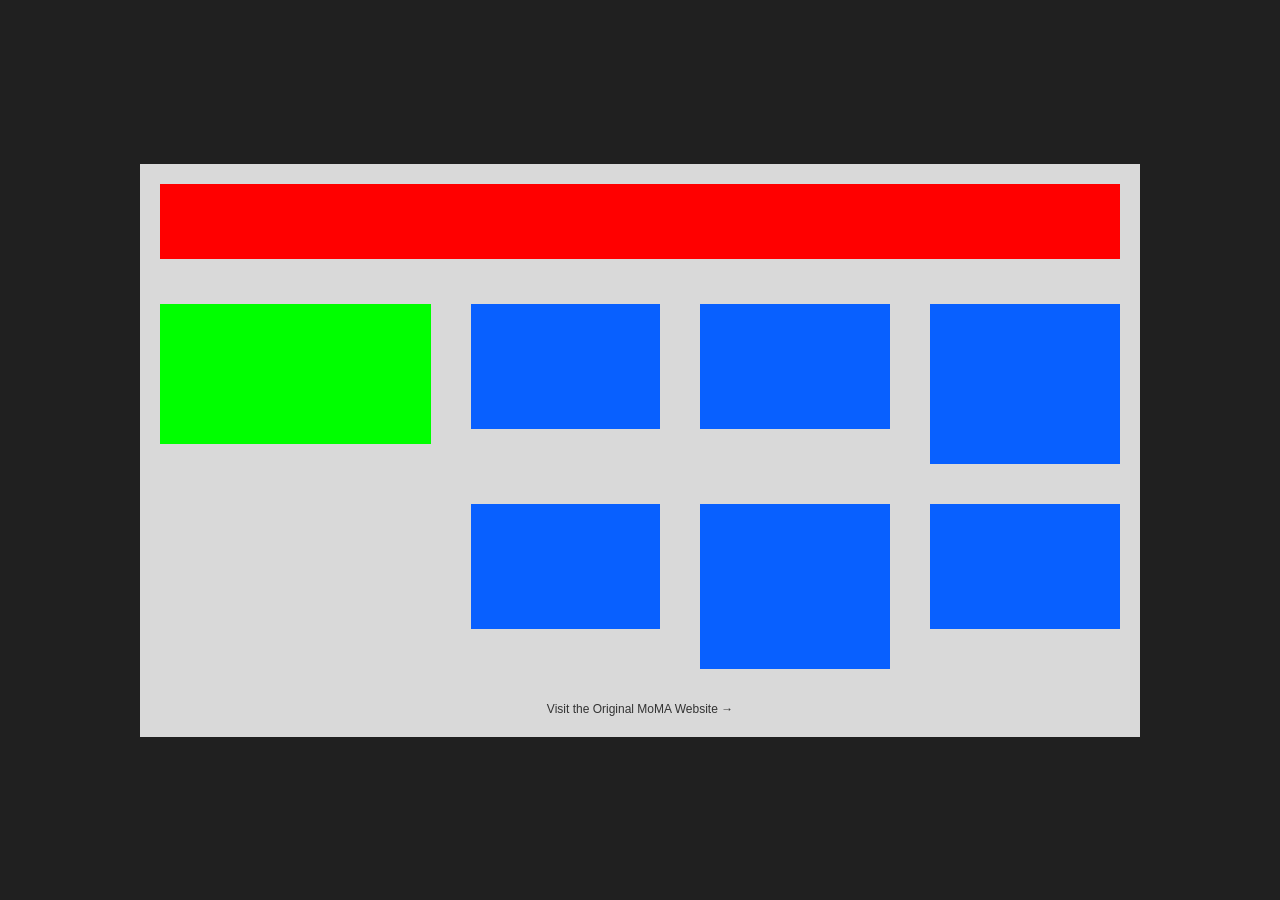
<file: analysis/index.html>
<!DOCTYPE html>
<html lang="en">
<head>
  <meta charset="UTF-8">
  <meta name="viewport" content="width=device-width, initial-scale=1.0">
  <title>MoMA Grid Recreation</title>
  <link rel="stylesheet" href="style.css">
</head>

<body>

  <main class="container">

    <header class="header"></header>

    <section class="content">

      <div class="intro"></div>

      <div class="art-grid">
        <div class="art art-1"></div>
        <div class="art art-2"></div>
        <div class="art art-3"></div>
        <div class="art art-4"></div>
        <div class="art art-5"></div>
        <div class="art art-6"></div>
      </div>

    </section>

    
<footer>
  <a href="https://www.moma.org/"
     target="_blank"
     rel="noopener noreferrer">
    Visit the Original MoMA Website →
  </a>
</footer>


  </main>

</body>
</html>
</file>
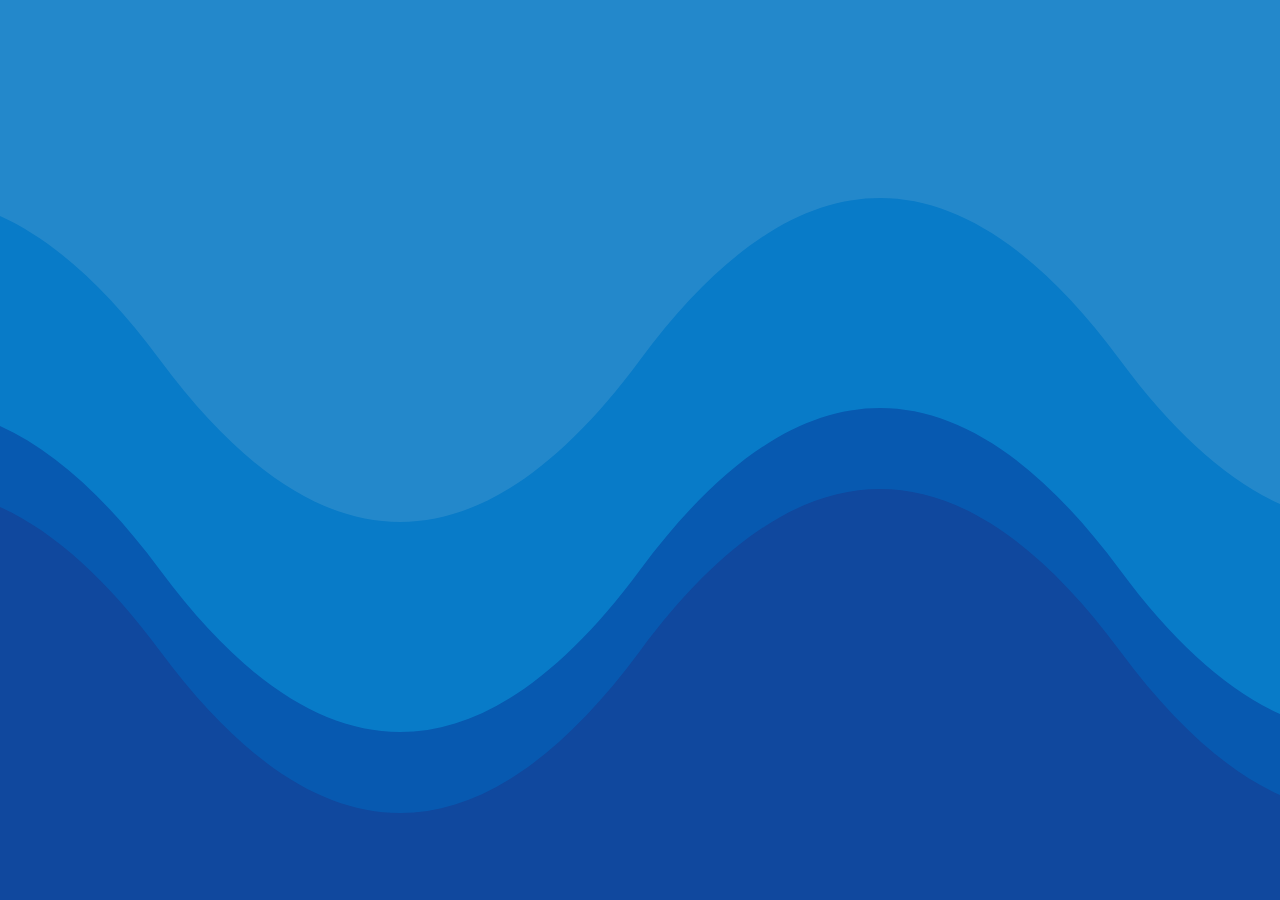
<file: projects/clock/index.html>
<!DOCTYPE html>
<html lang="en">

<head>
  <meta charset="UTF-8">
  <meta name="viewport" content="width=device-width, initial-scale=1.0">
  <title>Ocean Clock</title>
  <link rel="stylesheet" href="style.css">
</head>

<body>

  <div class="ocean">

    <svg class="wave wave1" viewBox="0 0 360 100" preserveAspectRatio="none">
      <path d="M0 30 C30 0 60 0 90 30 S150 60 180 30 S240 0 270 30 S330 60 360 30 V100 H0 Z"/>
    </svg>

    <svg class="wave wave2" viewBox="0 0 360 100" preserveAspectRatio="none">
      <path d="M0 30 C30 0 60 0 90 30 S150 60 180 30 S240 0 270 30 S330 60 360 30 V100 H0 Z"/>
    </svg>

    <svg class="wave wave3" viewBox="0 0 360 100" preserveAspectRatio="none">
      <path d="M0 30 C30 0 60 0 90 30 S150 60 180 30 S240 0 270 30 S330 60 360 30 V100 H0 Z"/>
    </svg>

  </div>

  <script src="script.js"></script>

</body>
</html>
</file>
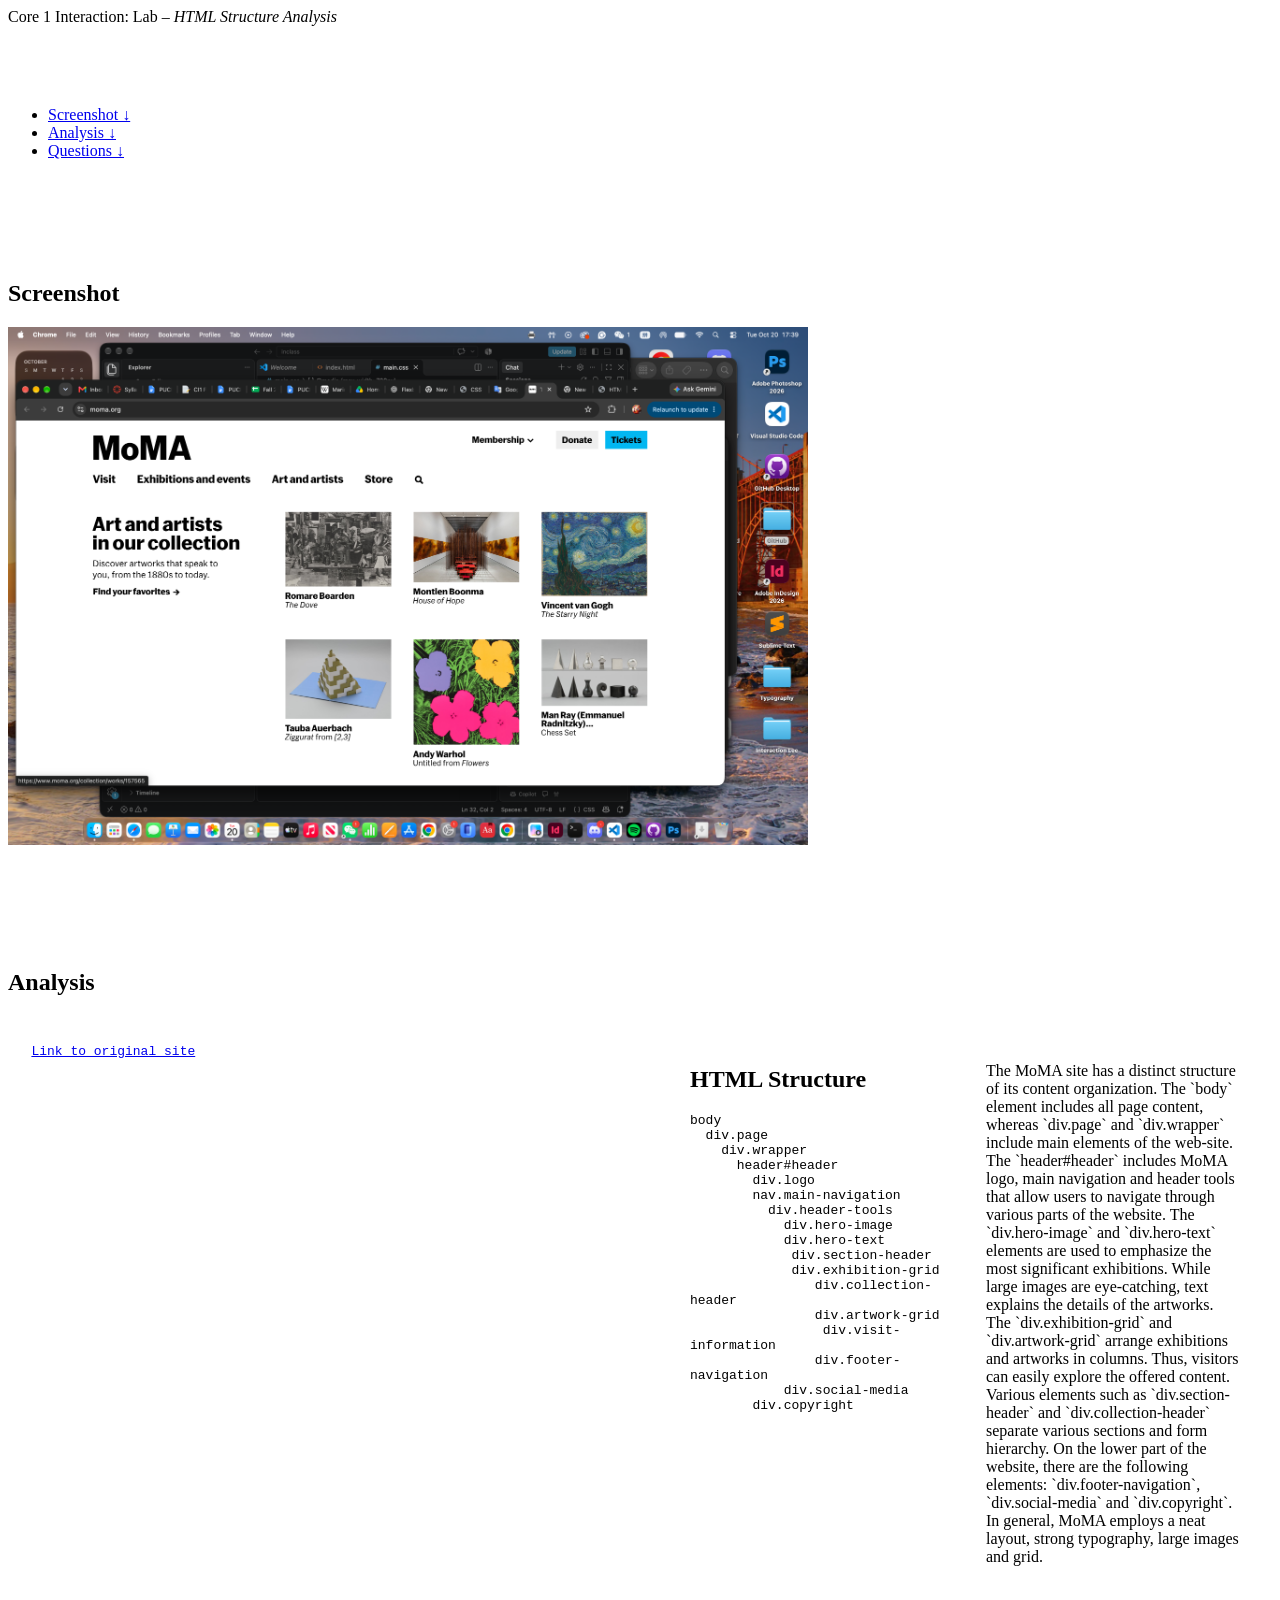
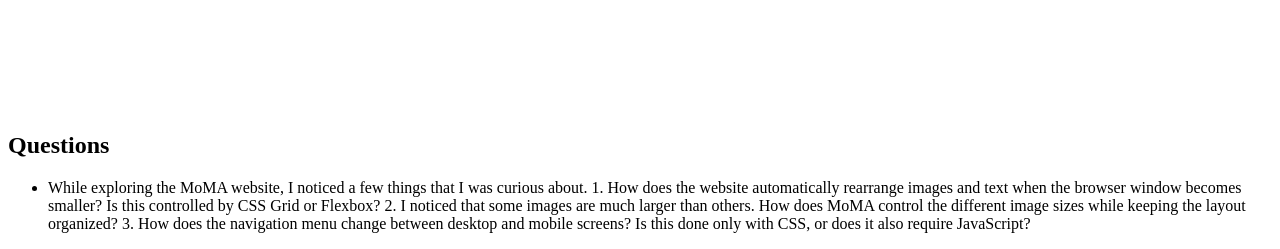
<file: projects/inclass/index.html>
<!DOCTYPE html>
<html>
  <head>
    <meta charset="utf-8">

    <title>HTML Structure Analysis</title>
    <meta name="viewport" content="width=device-width, initial-scale=1">
    <link rel="stylesheet" type="text/css" href="main.css">
  </head>
  <body>
    <header>
      Core 1 Interaction: Lab –&nbsp;<em>HTML Structure Analysis</em>
    </header>
    <section id="table-of-contents">
      <ul>
        <li><a href="#screenshot">Screenshot ↓</a></li>
        <li><a href="#analysis">Analysis ↓</a></li>
        <li><a href="#questions">Questions ↓</a></li>
      </ul>
    </section>
    <section id="screenshot">
      <h2>Screenshot</h2>
      <img src="imgs/screenshot.png" class="screenshot" alt="Website screenshot">
    </section>
    <section id="analysis">
      <h2>Analysis</h2>
      <div class="grid-col-2">
        <div>
          <pre id="analysis--simplified-html">

   <a href="https://www.moma.org/">Link to original site</a>
          </pre>
        </div>
        <div id="analysis--text">


            <section class="container">

  <div class="left">
    <h2>HTML Structure</h2>
    <pre>
body
  div.page
    div.wrapper
      header#header
        div.logo
        nav.main-navigation
          div.header-tools
            div.hero-image
            div.hero-text
             div.section-header
             div.exhibition-grid
                div.collection-header
                div.artwork-grid
                 div.visit-information
                div.footer-navigation
            div.social-media
        div.copyright
    </pre>
  </div>

  <div class="right">
    
<p> The MoMA site has a distinct structure of its content organization. The `body` element includes all page content, whereas `div.page` and `div.wrapper` include main elements of the web-site.

The `header#header` includes MoMA logo, main navigation and header tools that allow users to navigate through various parts of the website.

The `div.hero-image` and `div.hero-text` elements are used to emphasize the most significant exhibitions. While large images are eye-catching, text explains the details of the artworks.

The `div.exhibition-grid` and `div.artwork-grid` arrange exhibitions and artworks in columns. Thus, visitors can easily explore the offered content. Various elements such as `div.section-header` and `div.collection-header` separate various sections and form hierarchy.

On the lower part of the website, there are the following elements: `div.footer-navigation`, `div.social-media` and `div.copyright`.

In general, MoMA employs a neat layout, strong typography, large images and grid.

</p>

  
  </div>

</section>


        </div>
      </div>
    </section>
    <section id="questions">
      <h2>Questions</h2>

      <ul>
        <li>
While exploring the MoMA website, I noticed a few things that I was curious about.

1. How does the website automatically rearrange images and text when the browser window becomes smaller? Is this controlled by CSS Grid or Flexbox?

2. I noticed that some images are much larger than others. How does MoMA control the different image sizes while keeping the layout organized?

3. How does the navigation menu change between desktop and mobile screens? Is this done only with CSS, or does it also require JavaScript?        </li>
      </ul>
    </section>
  </body>
</html>
</file>
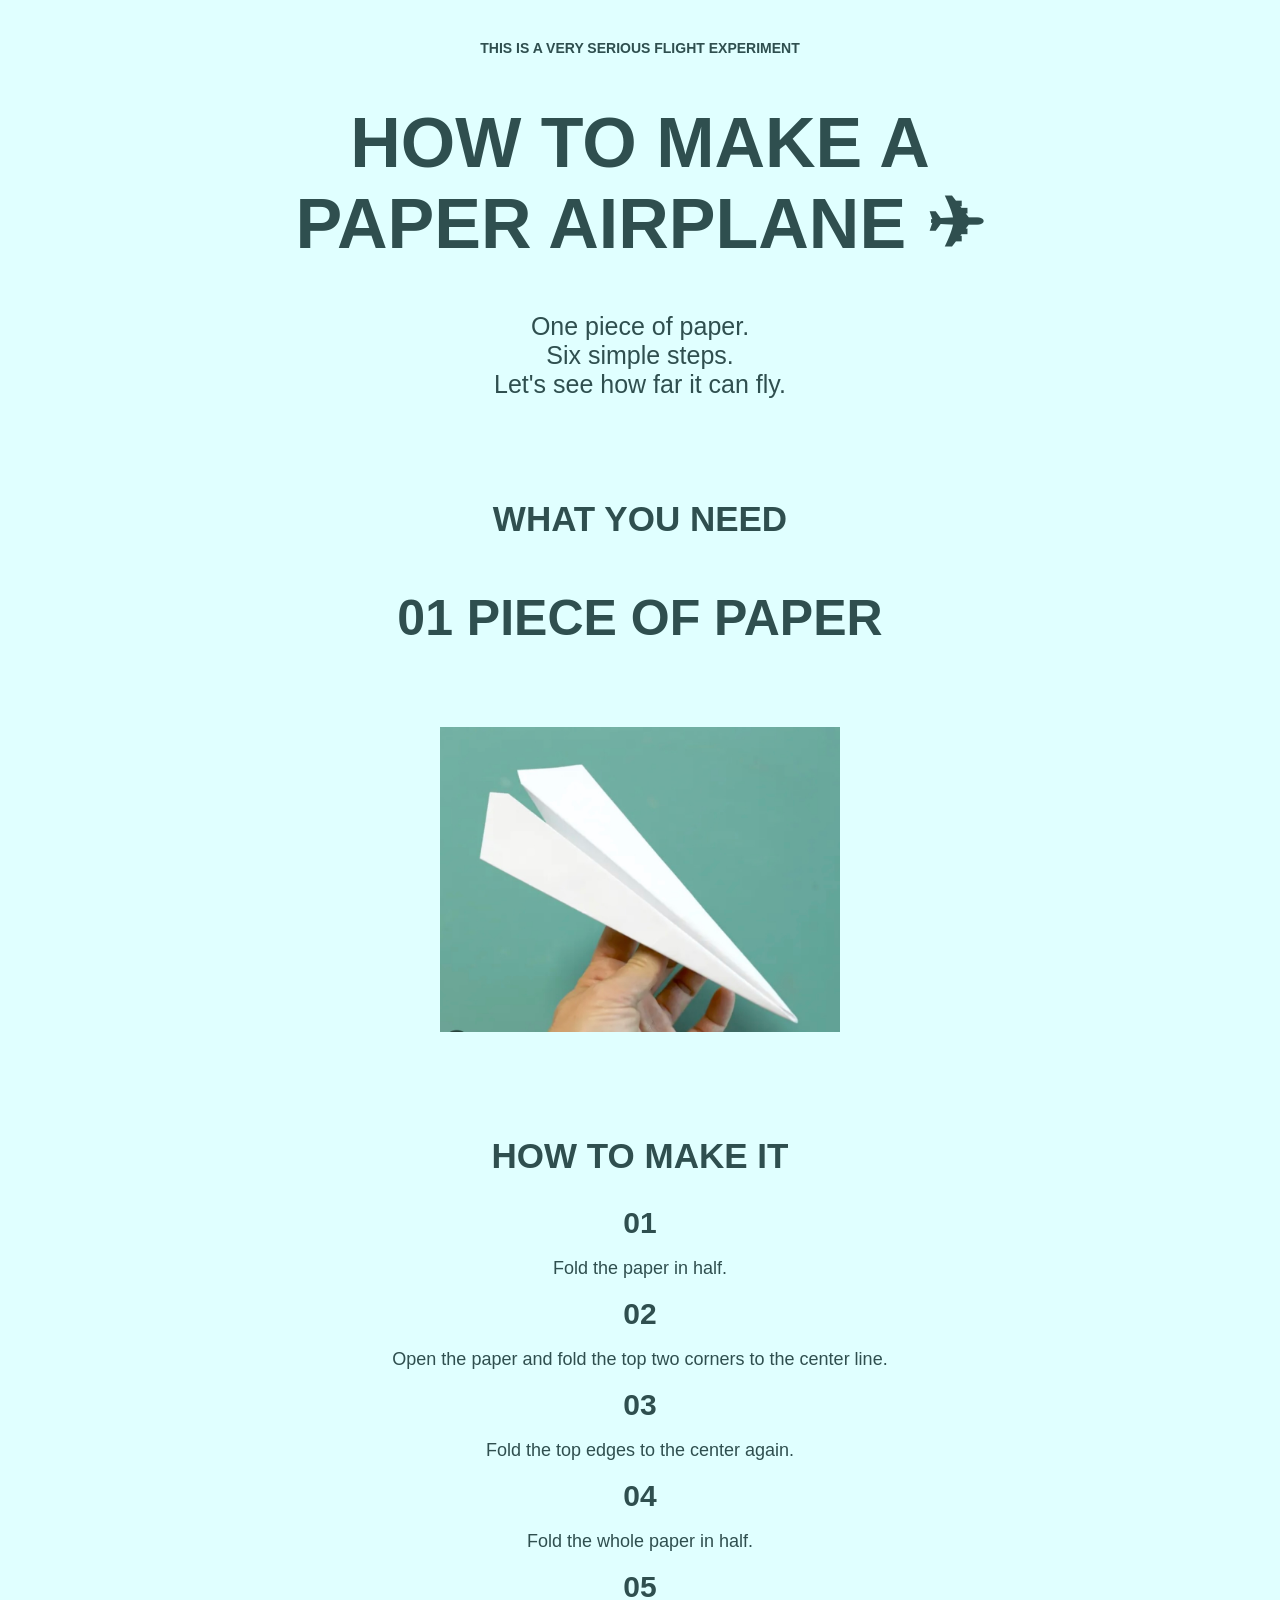
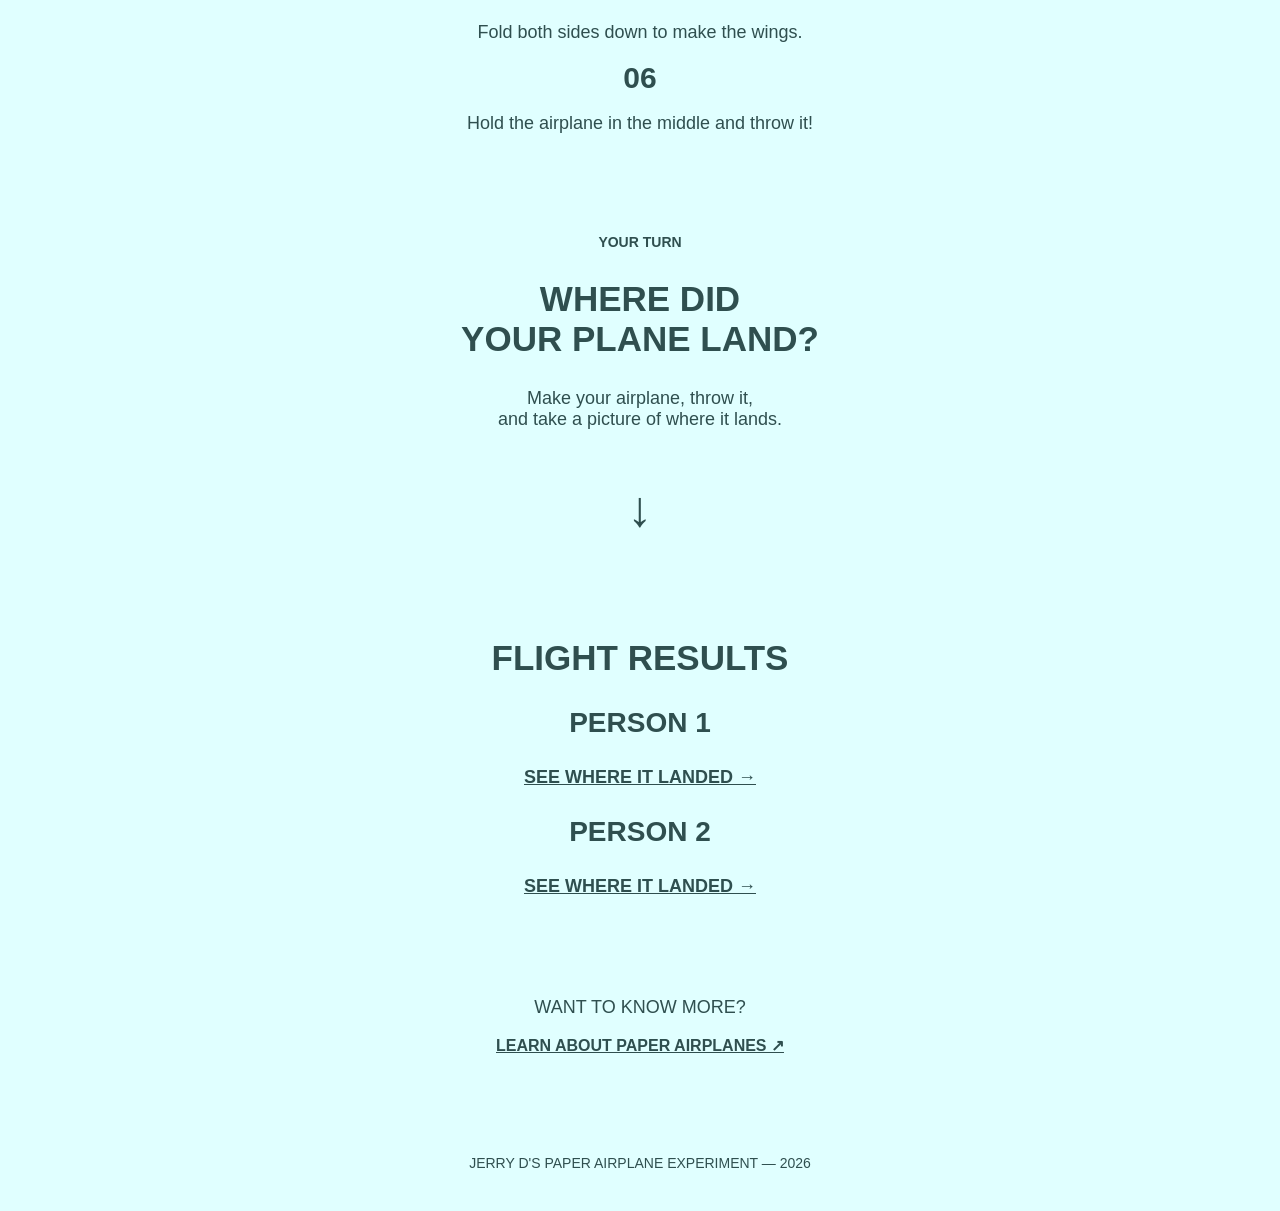
<file: projects/recipe/index.html>
<!DOCTYPE html>
<html>

<head>
    <title>Paper Airplane Experiment</title>
    <link rel="stylesheet" href="main.css">
</head>

<body>

    <header>

        <p class="small-title">THIS IS A VERY SERIOUS FLIGHT EXPERIMENT</p>

        <h1>
            HOW TO MAKE A<br>
            PAPER AIRPLANE ✈
        </h1>

        <p class="intro">
            One piece of paper.<br>
            Six simple steps.<br>
            Let's see how far it can fly.
        </p>

    </header>


    <section>

        <h2>WHAT YOU NEED</h2>

        <p class="big-text">
            01 PIECE OF PAPER
        </p>

        <img src="paper.jpg" alt="Paper airplane">

    </section>


    <section>

        <h2>HOW TO MAKE IT</h2>

        <div class="steps">
            <span>01</span>
            <p>Fold the paper in half.</p>
        
            <span>02</span>
            <p>
                Open the paper and fold the top two corners
                to the center line.
            </p>
       
            <span>03</span>
            <p>
                Fold the top edges to the center again.
            </p>
       
            <span>04</span>
            <p>Fold the whole paper in half.</p>
        
            <span>05</span>
            <p>Fold both sides down to make the wings.</p>
       
            <span>06</span>
            <p>
                Hold the airplane in the middle and throw it!
            </p>
        </div>

    </section>


    <section>

        <p class="small-title">YOUR TURN</p>

        <h2>
            WHERE DID<br>
            YOUR PLANE LAND?
        </h2>

        <p>
            Make your airplane, throw it,<br>
            and take a picture of where it lands.
        </p>

        <p class="arrow">↓</p>

    </section>


    <section>

        <h2>FLIGHT RESULTS</h2>

        <h3>PERSON 1</h3>

        <p>
            <a href="person1.html">
                SEE WHERE IT LANDED →
            </a>
        </p>


        <h3>PERSON 2</h3>

        <p>
            <a href="person2.html">
                SEE WHERE IT LANDED →
            </a>
        </p>

    </section>


    <section>

        <p>WANT TO KNOW MORE?</p>

        <a href="https://en.wikipedia.org/wiki/Paper_plane">
            LEARN ABOUT PAPER AIRPLANES ↗
        </a>

    </section>


    <footer>
        JERRY D'S PAPER AIRPLANE EXPERIMENT — 2026
    </footer>

</body>

</html>
</file>
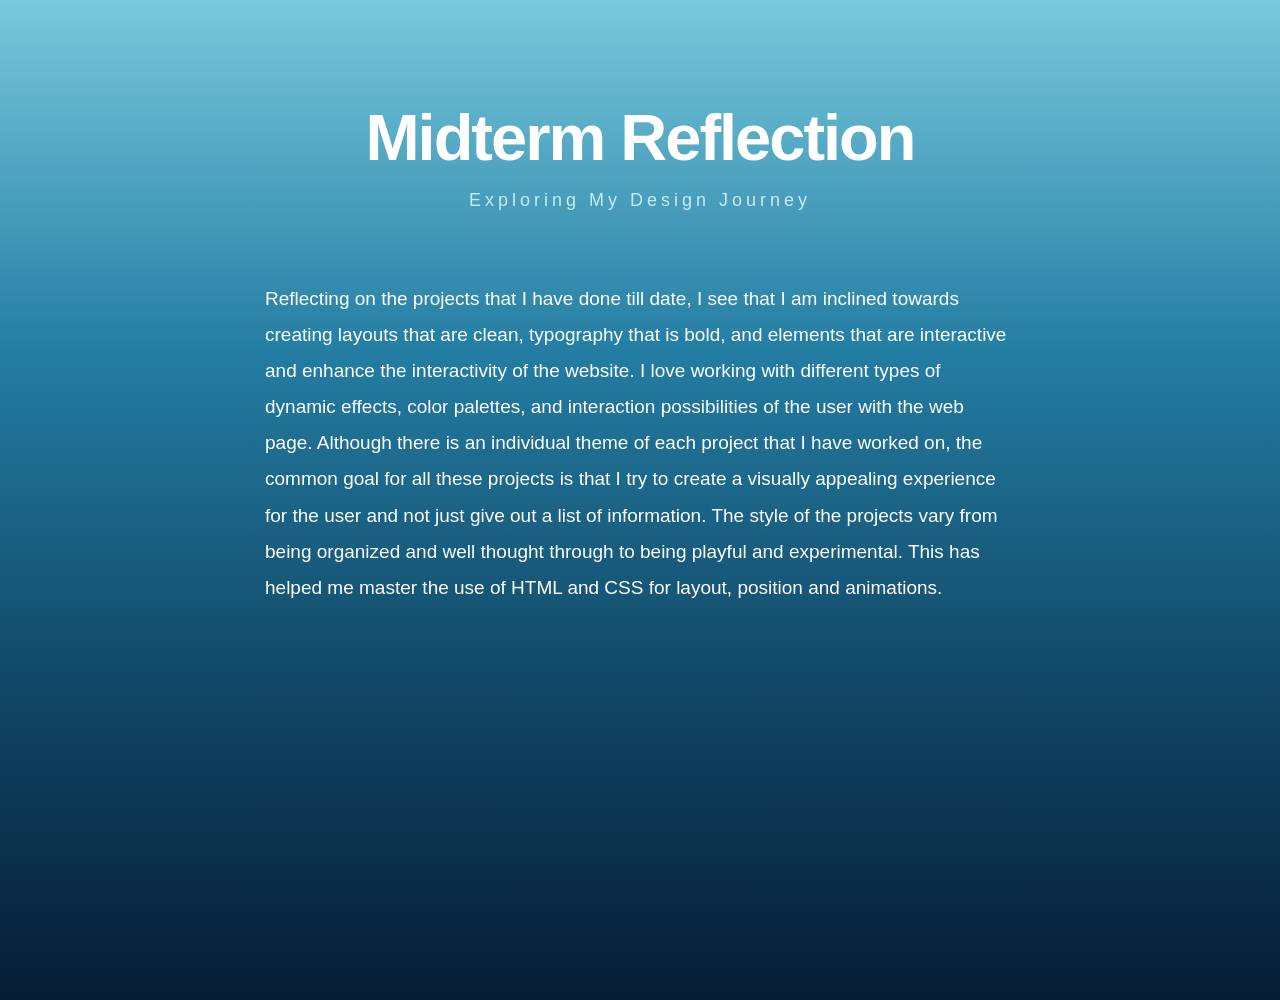
<file: projects/reflection/index.html>
<!DOCTYPE html>
<html lang="en">

<head>
  <meta charset="UTF-8">
  <meta name="viewport" content="width=device-width, initial-scale=1.0">
  <title>Midterm Reflection</title>
  <link rel="stylesheet" href="reflection.css">
</head>

<body>

  <section class="reflection">

    <h1>Midterm Reflection</h1>
    <h2>Exploring My Design Journey</h2>

    <p>
   Reflecting on the projects that I have done till date, I see that I am inclined towards creating layouts that are clean, typography that is bold, and elements that are interactive and enhance the interactivity of the website. I love working with different types of dynamic effects, color palettes, and interaction possibilities of the user with the web page. Although there is an individual theme of each project that I have worked on, the common goal for all these projects is that I try to create a visually appealing experience for the user and not just give out a list of information. The style of the projects vary from being organized and well thought through to being playful and experimental. This has helped me master the use of HTML and CSS for layout, position and animations. 
    </p>


  </section>

</body>
</html>
</file>
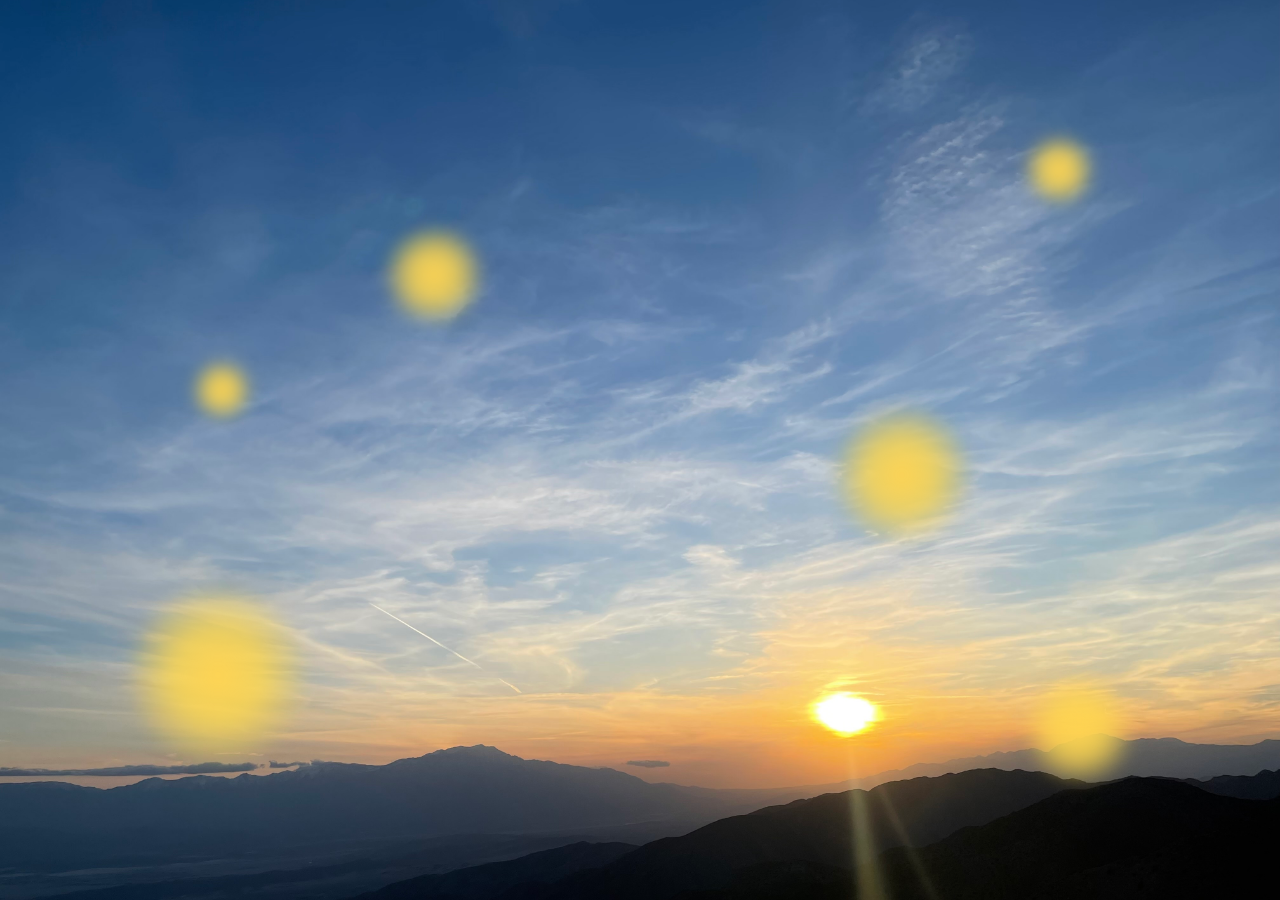
<file: projects/visualonly/index.html>
<!DOCTYPE html>
<html lang="en">

<head>
  <meta charset="UTF-8">
  <meta name="viewport" content="width=device-width, initial-scale=1.0">
  <title>Floating Red Lights</title>
  <link rel="stylesheet" href="main.css">
</head>

<body>

  <main class="background">
    <div class="light light1"></div>
    <div class="light light2"></div>
    <div class="light light3"></div>
    <div class="light light4"></div>
    <div class="light light5"></div>
    <div class="light light6"></div>
  </main>

</body>

</htm
</file>
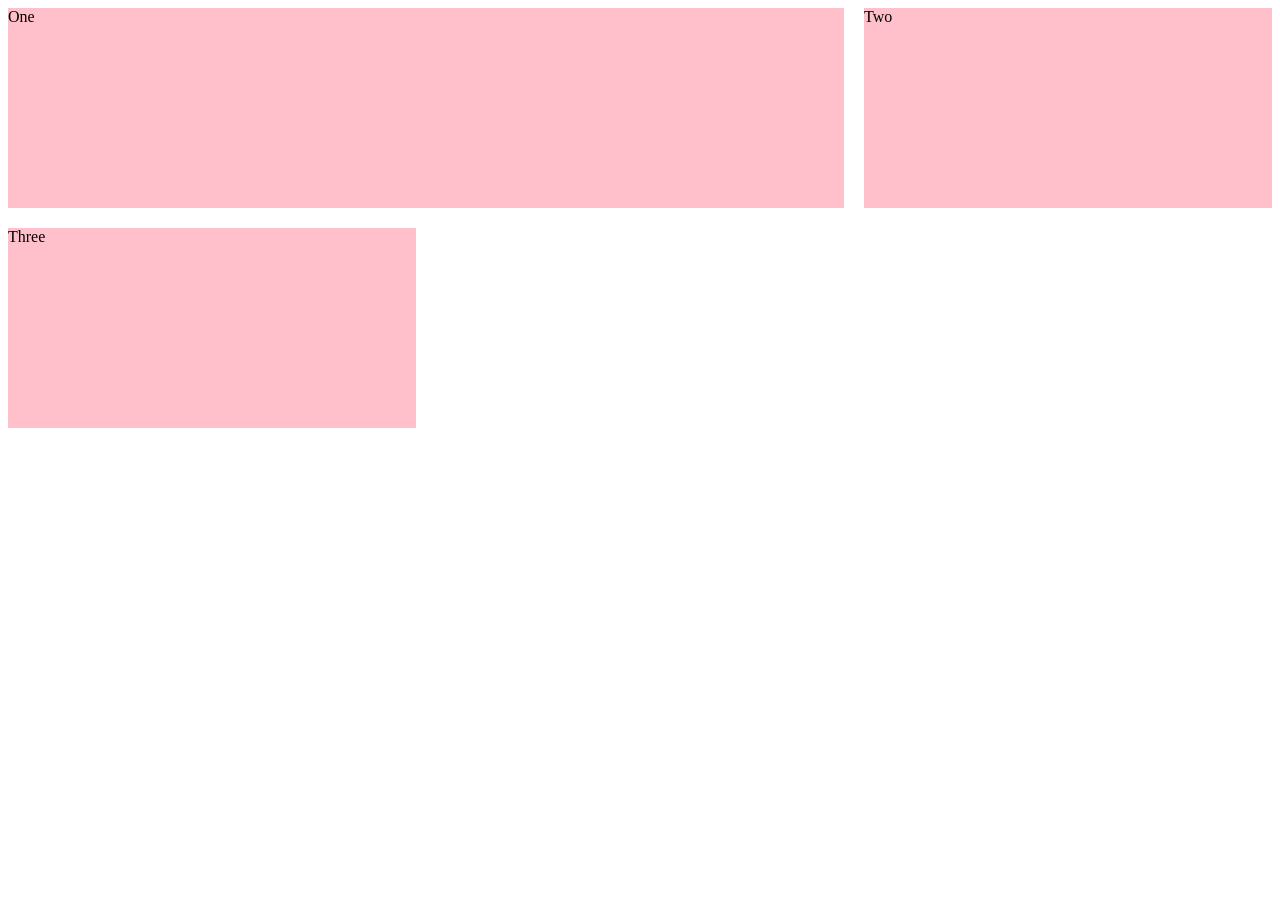
<file: projects/week 4/index.html>
<!DOCTYPE html>
<html>
<head>
        <meta charset="utf-8">
        <meta name="viewport" content="width=device-width, initial-scale=1">
        <link rel="stylesheet" type="text/css" href="main.css">
        <title>CSS GRID</title>
</head>
<body>

<div class="grid">
  <div class="item featured">One</div>
  <div class="item">Two</div>
  <div class="item">Three</div>
</div>

</body>
</html>
</file>
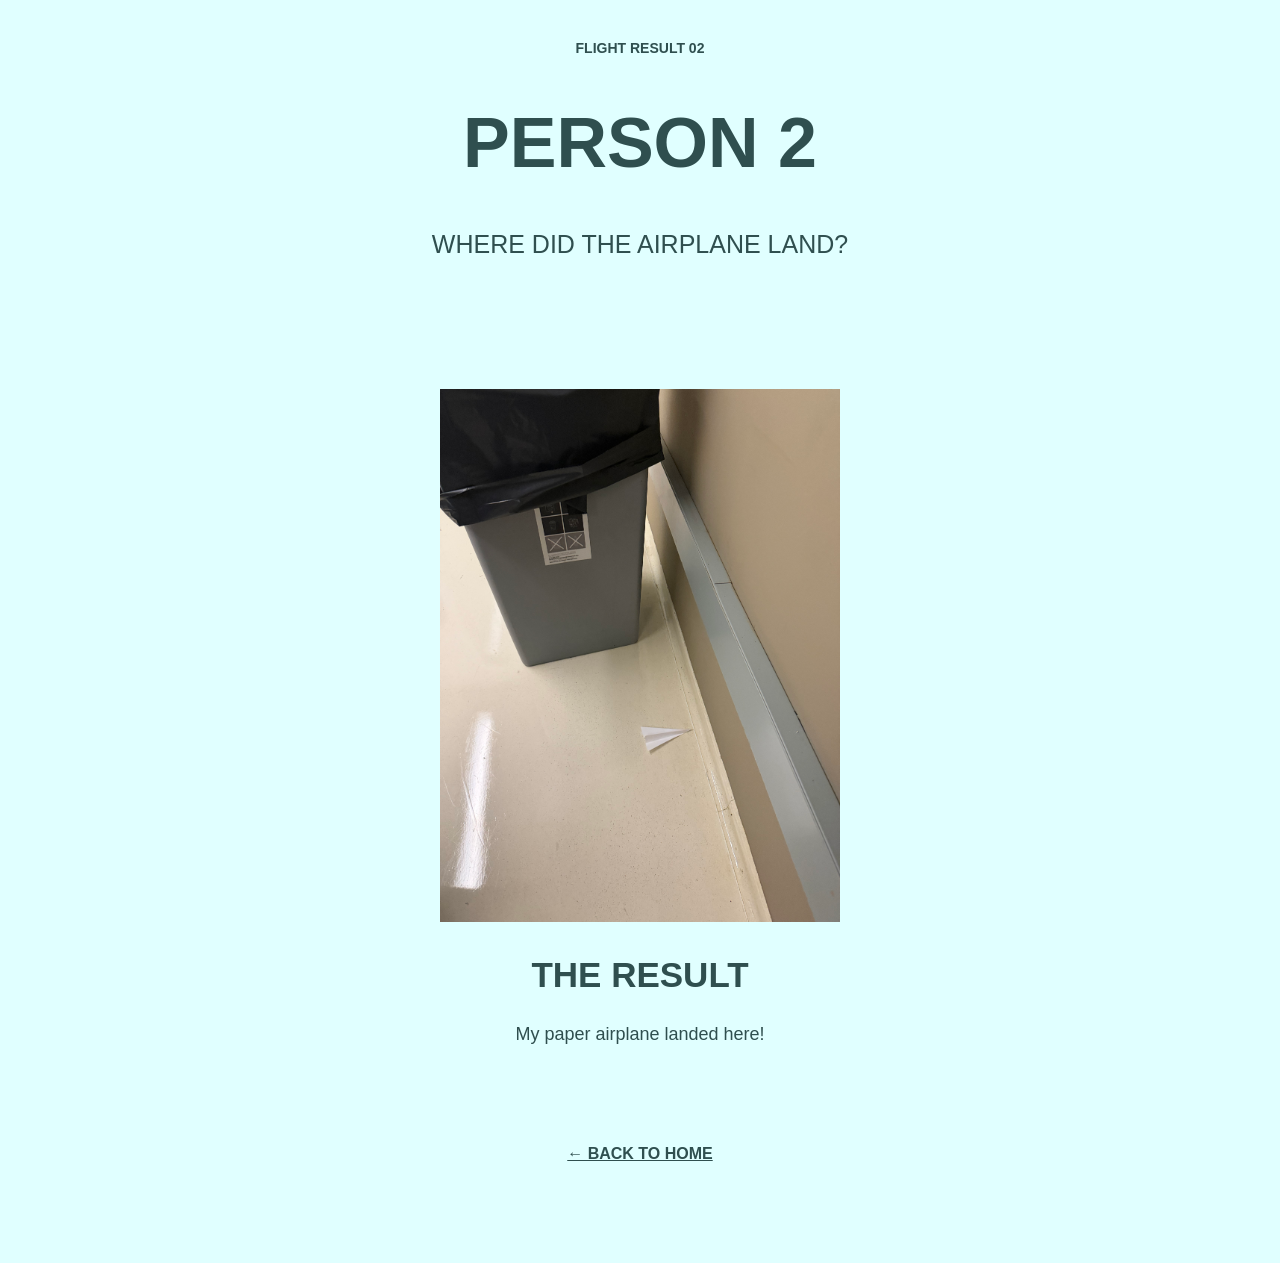
<file: projects/recipe/person2.html>
<!DOCTYPE html>
<html>

<head>
    <title>Person 2 - Flight Result</title>
    <link rel="stylesheet" href="main.css">
</head>

<body>

    <header>

        <p class="small-title">FLIGHT RESULT 02</p>

        <h1>PERSON 2</h1>

        <p class="intro">
            WHERE DID THE AIRPLANE LAND?
        </p>

    </header>


    <section>

        <img src="person2.jpg" alt="Person 2 airplane result">

        <h2>THE RESULT</h2>

        <p>
            My paper airplane landed here!
        </p>

    </section>


    <section>

        <a href="index.html">
            ← BACK TO HOME
        </a>

    </section>

</body>

</html>
</file>
<file: analysis/style.css>
* {
  box-sizing: border-box;
}

body {
  margin: 0;
  min-height: 100vh;
  background-color: #202020;
  display: flex;
  justify-content: center;
  align-items: center;
  font-family: Arial, sans-serif;
}

.container {
  width: 90%;
  max-width: 1000px;
  background-color: #d9d9d9;
  padding: 20px;
}

.header {
  background-color: red;
  height: 75px;
  margin-bottom: 45px;
}

.content {
  display: grid;
  grid-template-columns: 1fr 2.4fr;
  gap: 40px;
}

.intro {
  background-color: lime;
  height: 140px;
}

.art-grid {
  display: grid;
  grid-template-columns: repeat(3, 1fr);
  gap: 40px;
}

.art {
  background-color: #0860ff;
  height: 125px;
}

.art-3 {
  height: 160px;
}

.art-5 {
  height: 165px;
}

footer {
  margin-top: 30px;
  text-align: center;
}

footer a {
  color: #333;
  font-size: 12px;
  text-decoration: none;
}

footer a:hover {
  text-decoration: underline;
}
</file>
<file: projects/clock/style.css>
body {
  margin: 0;
  overflow: hidden;
}

.ocean {
  width: 100vw;
  height: 100vh;
  position: relative;
  overflow: hidden;
  background-color: #83c9ef;
  transition: background-color 5s;
}


.wave {
  position: absolute;
  left: -25%;
  width: 150%;
  height: 80%;
  transition: top 0.15s linear;
}


.wave path {
  transition: fill 5s;
}

.wave1 {
  top: 20%;
  fill: #68c4f0;
  animation: drift1 12s ease-in-out infinite alternate;
}

.wave2 {
  top: 40%;
  fill: #139de5;
  animation: drift2 9s ease-in-out infinite alternate;
}

.wave3 {
  top: 60%;
  fill: #0086da;
  animation: drift3 6s ease-in-out infinite alternate;
}

@keyframes drift1 {
  from { transform: translateX(-1%); }
  to { transform: translateX(1%); }
}

@keyframes drift2 {
  from { transform: translateX(1%); }
  to { transform: translateX(-1%); }
}

@keyframes drift3 {
  from { transform: translateX(-2%); }
  to { transform: translateX(2%); }
}
</file>
<file: projects/inclass/main.css>
section {
  margin-top: 120px;
  scroll-margin-top: 40px;
}

#table-of-contents {
  margin: 80px 0;
}

.grid-col-2 {
  display: grid;

  /* Creates two equal columns */
  grid-template-columns: 1fr 1fr;

  /* Adds space between the columns */
  gap: 40px;
}

/* Prevents long code from breaking the layout */
pre {
  white-space: pre-wrap;
  overflow-wrap: anywhere;
}

/* Stacks the analysis sections on smaller screens */
@media (max-width: 700px) {
  .grid-col-2 {
    grid-template-columns: 1fr;
  }
}

.container {
  display: flex;
  flex-direction: row;
  align-items: flex-start;
  gap: 40px;
  width: 100%;
  box-sizing: border-box;
}

.container {
  display: flex;
  flex-direction: row;
  gap: 40px;
  width: 100%;
  margin: 0;
  padding: 30px;
  box-sizing: border-box;
}

.left {
  flex: 1;
  min-width: 0;
}

.right {
  flex: 1;
  min-width: 0;
}

.screenshot {
  width: 800px;
  height: auto;
}
</file>
<file: projects/recipe/main.css>
body {
    background-color: lightcyan;
    color: darkslategrey;
    font-family: Arial;
    margin: 40px;
    text-align: center;
}

h1 {
    font-size: 70px;
    font-weight: bold;
}

h2 {
    font-size: 35px;
    font-weight: bold;
}

h3 {
    font-size: 28px;
}

p {
    font-size: 18px;
}

header {
    margin-bottom: 100px;
}

.small-title {
    font-size: 14px;
    font-weight: bold;
}

.intro {
    font-size: 25px;
}

section {
    margin-bottom: 100px;
}

.big-text {
    font-size: 50px;
    font-weight: bold;
}

img {
    width: 400px;
    margin-top: 30px;
}

.steps {
    margin-bottom: 30px;
}

.steps span {
    font-size: 30px;
    font-weight: bold;
}

.challenge {
    text-align: center;
}

.challenge h2 {
    font-size: 60px;
}

.arrow {
    font-size: 50px;
}

.result-title {
    font-size: 50px;
}

.result-card {
    color: darkslategrey;
    font-weight: bold;
}

.learn-more {
    text-align: center;
}

.learn-more a {
    color: darkslategrey;
    font-weight: bold;
}

footer {
    margin-top: 100px;
    font-size: 14px;
}

a {
    color: darkslategrey;
    font-weight: bold;
}
</file>
<file: projects/reflection/reflection.css>
body {
  margin: 0;
  min-height: 100vh;
  background: linear-gradient(
    180deg,
    #79c9dc 0%,
    #247da3 35%,
    #104563 70%,
    #061c35 100%
  );
  color: white;
  font-family: Arial, sans-serif;
}

.reflection {
  width: 75%;
  max-width: 750px;
  margin: 100px auto;
  text-align: center;
}

h1 {
  font-size: 65px;
  margin-bottom: 10px;
  letter-spacing: -2px;
}

h2 {
  font-size: 18px;
  font-weight: normal;
  letter-spacing: 4px;
  margin-bottom: 70px;
  color: #c4edf5;
}

p {
  font-size: 19px;
  line-height: 1.9;
  text-align: left;
  margin-bottom: 35px;
}

a {
  display: inline-block;
  margin-top: 50px;
  padding: 12px 25px;
  border: 1px solid white;
  border-radius: 30px;
  color: white;
  text-decoration: none;
  transition: 0.3s;
}

a:hover {
  background: white;
  color: #104563;
}
</file>
<file: projects/visualonly/main.css>
* {
  margin: 0;
  padding: 0;
  box-sizing: border-box;
}

body {
  overflow: hidden;
}

.background {
  width: 100vw;
  height: 100vh;
  position: relative;
  overflow: hidden;

  background-image: url("landscape.jpeg");
  background-size: cover;
  background-position: center;
}

/* All red lights */

.light {
  position: absolute;
  border-radius: 50%;

  background: radial-gradient(
    circle,
    rgb(255, 212, 82) 0%,
    rgba(255, 217, 78, 0.8) 35%,
    rgba(255, 0, 0, 0) 75%
  );

  filter: blur(8px);

  animation: floating 8s ease-in-out infinite alternate;
  transition: scale 0.3s ease;
}

/* Different sizes and positions */

.light1 {
  width: 180px;
  height: 180px;
  top: 65%;
  left: 10%;
  animation-duration: 7s;
}

.light2 {
  width: 100px;
  height: 100px;
  top: 25%;
  left: 30%;
  animation-duration: 10s;
}

.light3 {
  width: 140px;
  height: 140px;
  top: 45%;
  left: 65%;
  animation-duration: 6s;
}

.light4 {
  width: 70px;
  height: 70px;
  top: 15%;
  left: 80%;
  animation-duration: 9s;
}

.light5 {
  width: 110px;
  height: 110px;
  top: 75%;
  left: 80%;
  animation-duration: 11s;
}

.light6 {
  width: 60px;
  height: 60px;
  top: 40%;
  left: 15%;
  animation-duration: 8s;
}

/* Floating movement */

@keyframes floating {
  0% {
    transform: translate(0, 0);
  }

  25% {
    transform: translate(60px, -40px);
  }

  50% {
    transform: translate(-50px, 60px);
  }

  75% {
    transform: translate(80px, 30px);
  }

  100% {
    transform: translate(-70px, -50px);
  }
}

/* Mouse interaction */

.light:hover {
  scale: 0.5;
  animation-duration: 0.8s;
}
</file>
<file: projects/week 4/main.css>
.grid {
  display: grid;
  grid-template-columns: 1fr 1fr 1fr;
  gap: 20px;
}

.featured {
  grid-column: span 2;
}

.item {
    min-height: 200px;
  background-color: pink;
}

@media (max-width: 700px) {
  .grid {
    grid-template-columns: 1fr;
  }

  .featured {
    grid-column: span 1;
  }
}
</file>
